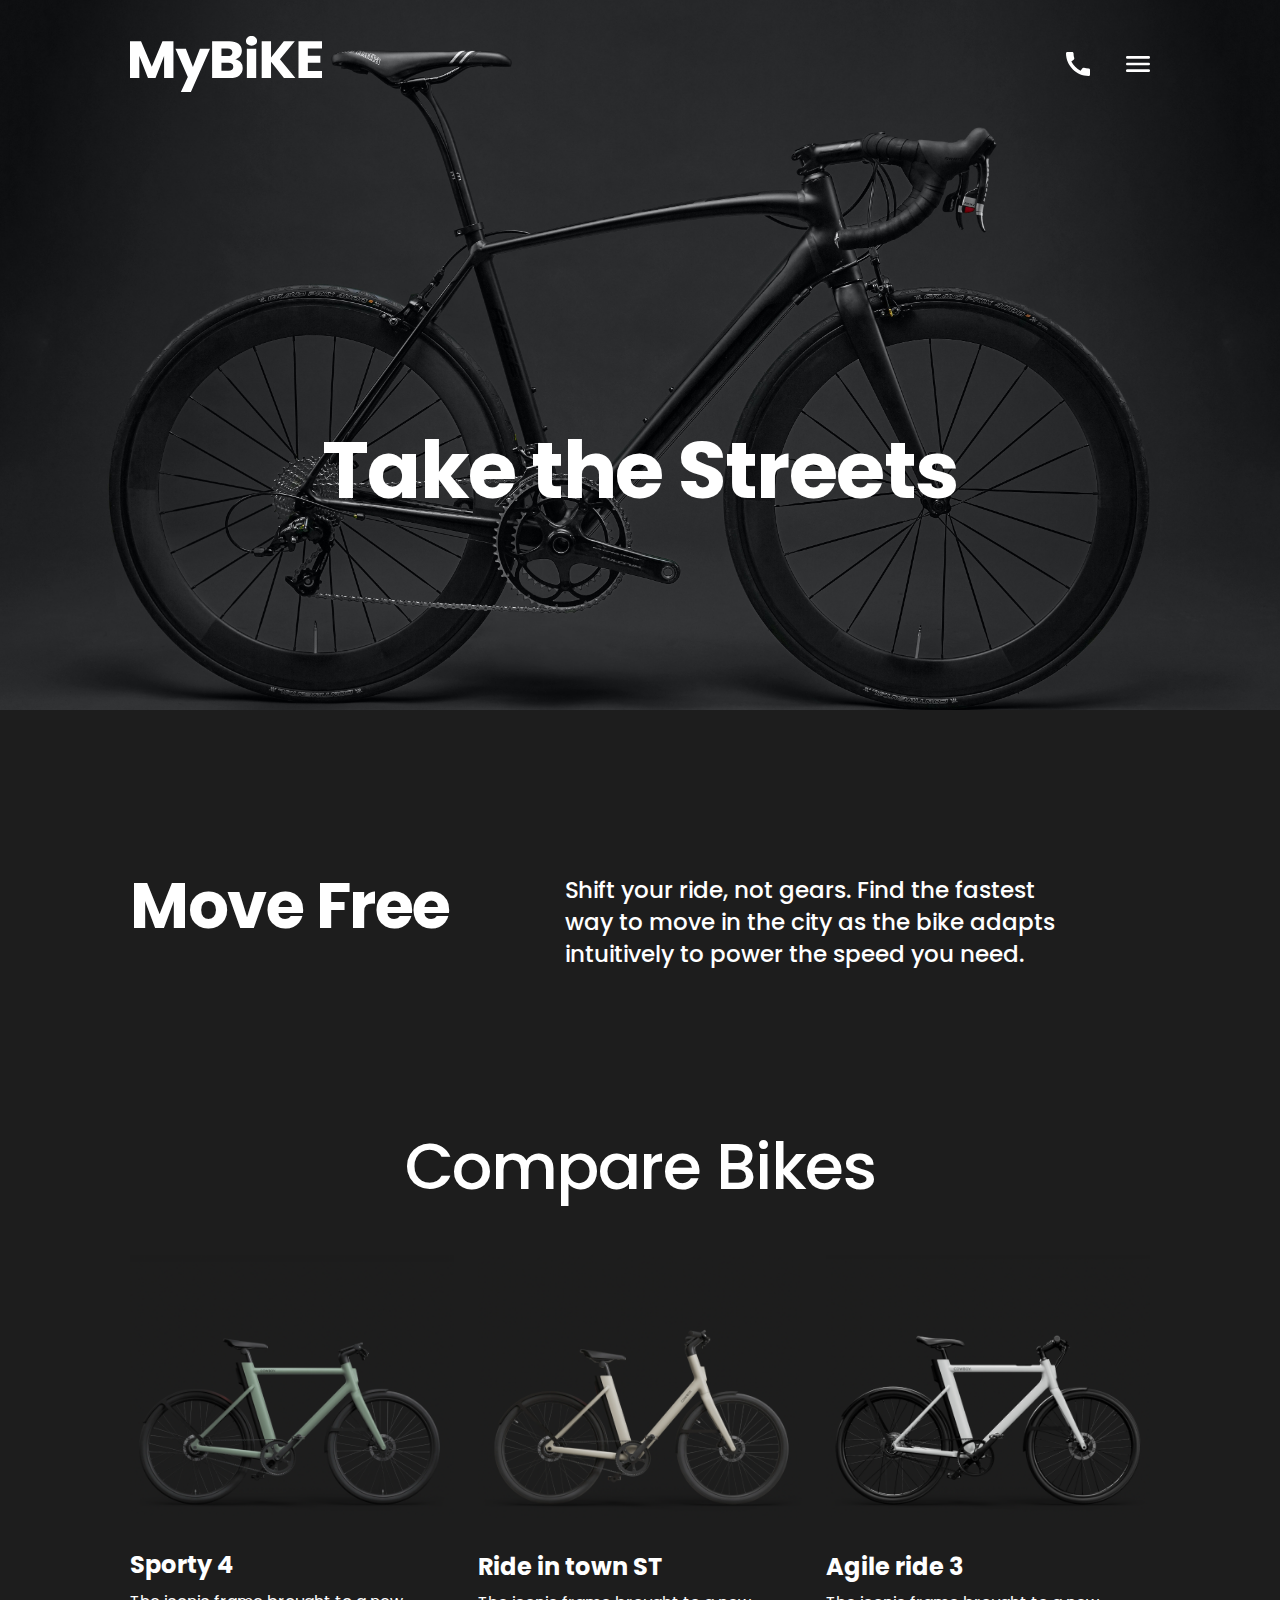
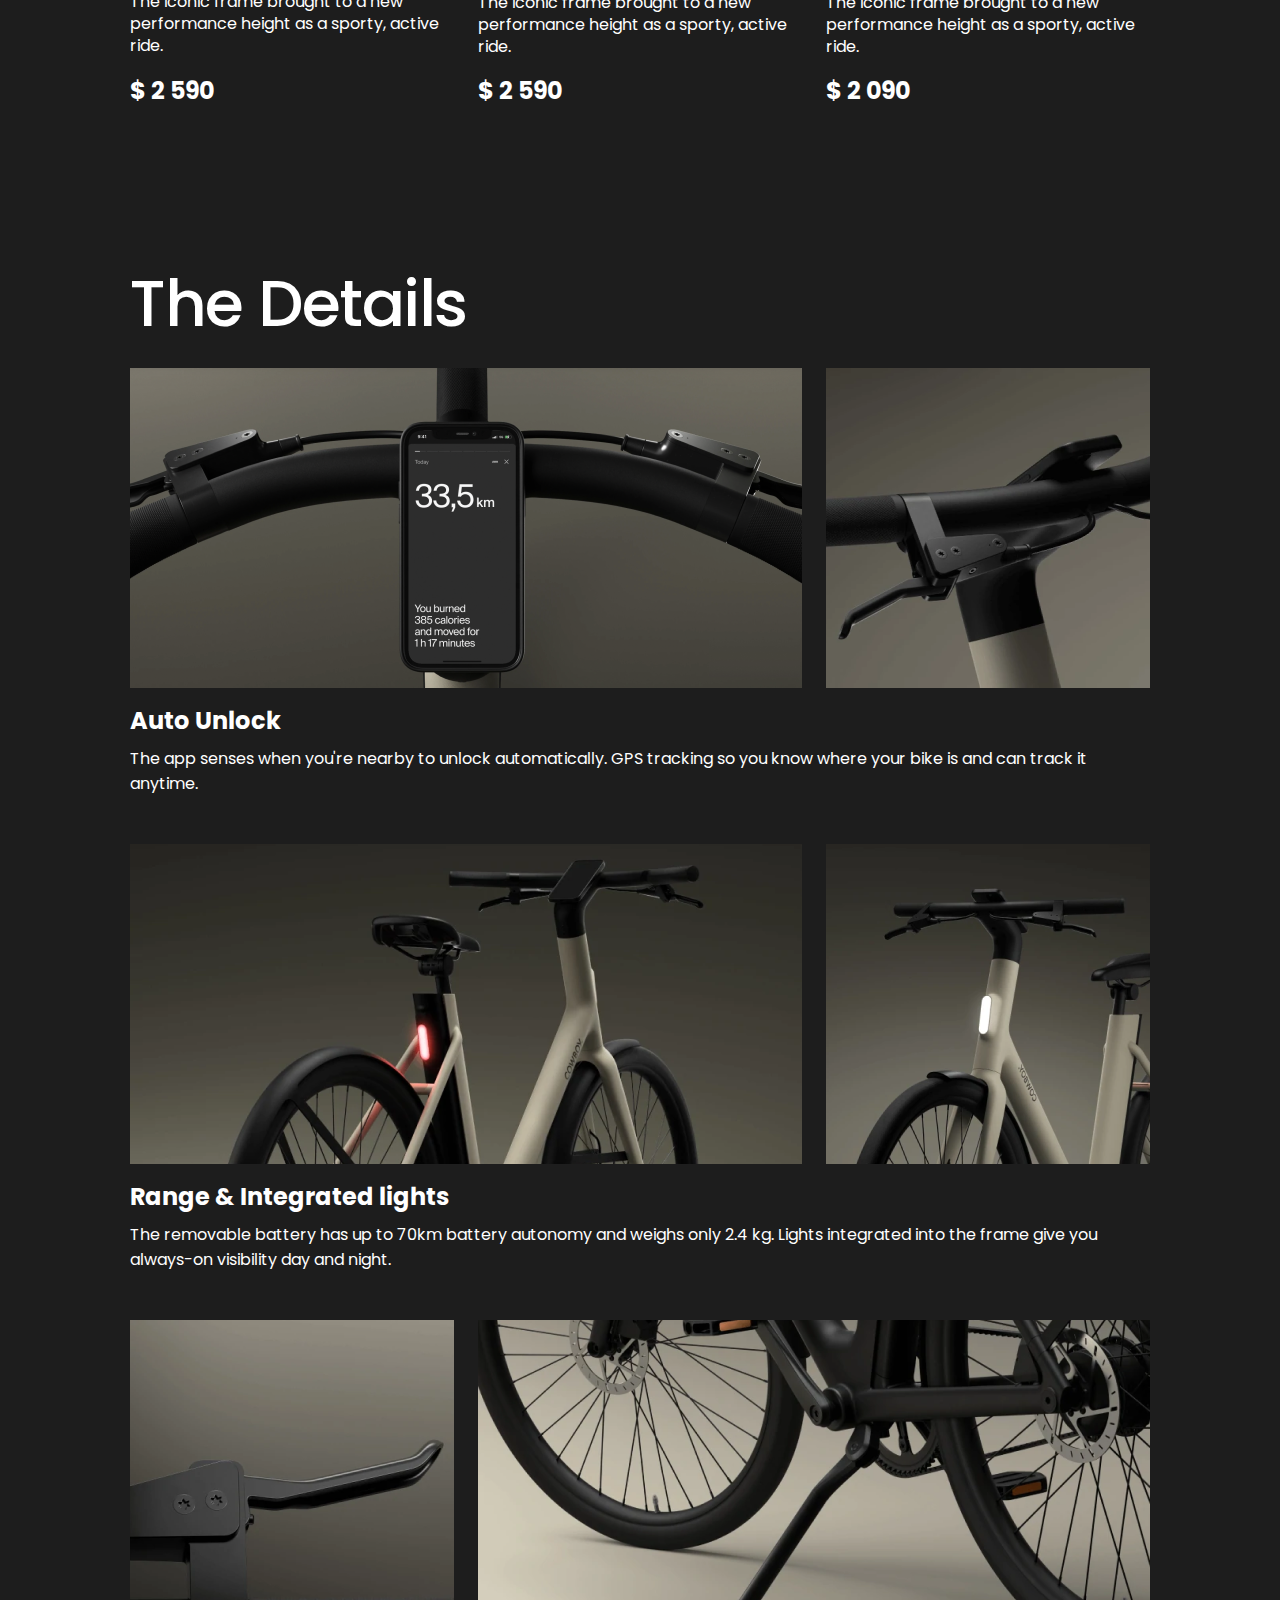
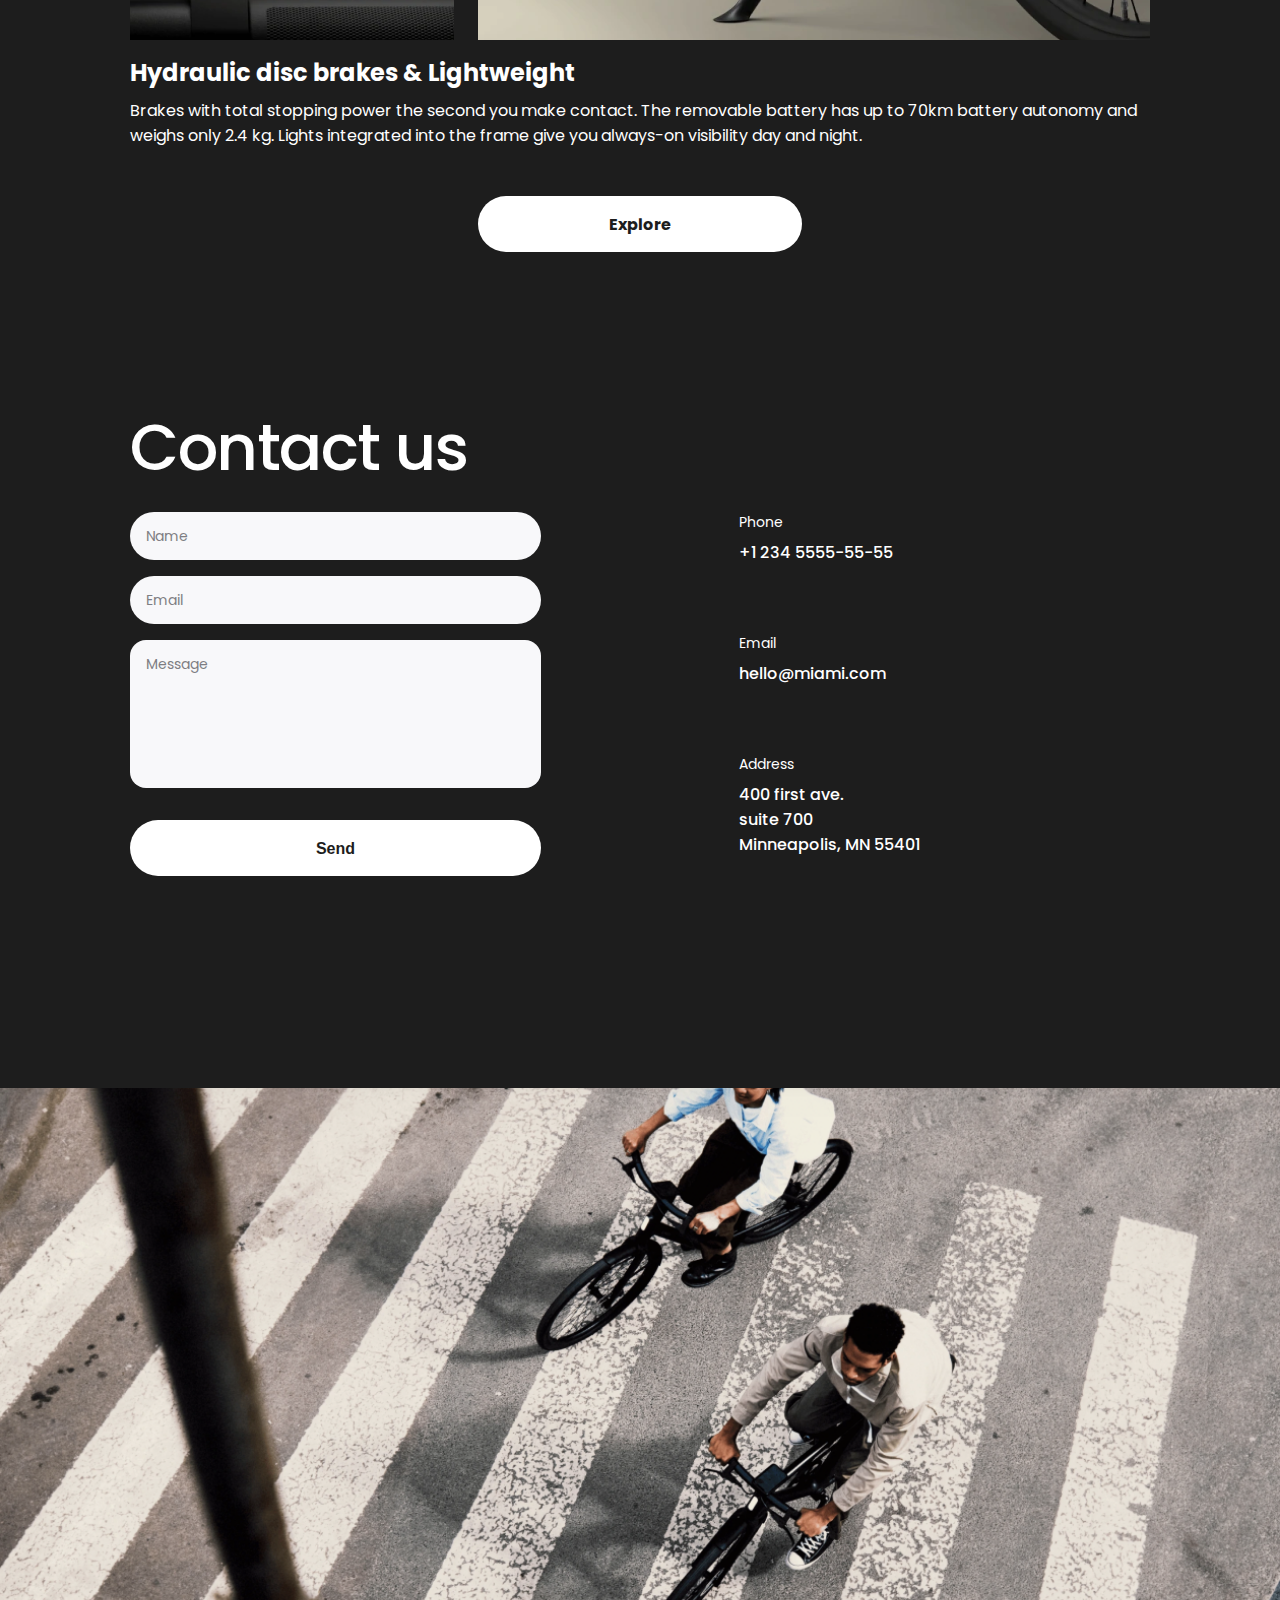
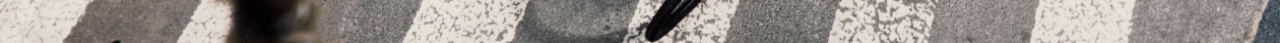
<file: index.html>
<!DOCTYPE html><html lang="en" class="page"><head><meta charset="utf-8"><meta name="viewport" content="width=device-width, initial-scale=1.0"><title>MyBiKE</title><link rel="icon" type="image/x-icon" href="favicon.2bd4520d.svg"><link rel="stylesheet" href="index.a0325d55.css"><link rel="preconnect" href="https://fonts.googleapis.com"><link rel="preconnect" href="https://fonts.gstatic.com"><link href="https://fonts.googleapis.com/css2?family=Poppins:wght@400;500;600;700&display=swap" rel="stylesheet"><script src="index.3e37c865.js" defer></script></head><body class="page__body"> <header class="header page__section"> <div class="container"> <div class="header__content"> <div class="top-action"> <a href="#" class="logo"> <img class="logo__image" src="Logo.96647d85.svg" alt="My bike"> </a> <a href="tel:+12345555555" class="icon icon--phone"> <div class="icon__tooltip"> +1 234 555-55-55 </div> </a> <a href="#menu" class="icon icon--menu"> </a> </div> <h1 class="header__title"> Take the Streets </h1> </div> </div> </header> <nav class="menu page__body--with-menu page__menu" id="menu"> <div class="container"> <div class="menu__content"> <div class="menu__action top-action"> <a href="#" class="logo"> <img class="logo__image" src="MyBiKEForMenu.7b7ab7cc.png" alt="My bike"> </a> <a href="#" class="icon icon--close"></a> </div> <ul class="menu__list"> <li class="menu__item"> <a href="#" class="menu__link">Home</a> </li> <li class="menu__item"> <a href="#about-us" class="menu__link">About us</a> </li> <li class="menu__item"> <a href="#compare-bikes" class="menu__link">Compare bikes</a> </li> <li class="menu__item"> <a href="#details" class="menu__link">Details</a> </li> <li class="menu__item"> <a href="#contacts" class="menu__link">Contacts</a> </li> </ul> <a href="tel:+123455555555" class="menu__call menu__call--phone"> +1 234 5555-55-55 </a> <a href="tel:+123455555555" class="menu__call menu__call--action"> Book a test ride </a> </div> </div> </nav> <main> <section class="about page__section" id="about-us"> <div class="container"> <div class="grid grid--desktop"> <div class="grid__item grid__item--1-3--tablet grid__item--1-5--desktop"> <h2 class="about__title"> Move Free </h2> </div> <div class="grid__item grid__item--4-6--tablet grid__item--6-11--desktop"> <p class="about__p"> Shift your ride, not gears. Find the fastest way to move in the city as the bike adapts intuitively to power the speed you need. </p> </div> </div> </div> </section> <section class="bike page__section" id="compare-bikes"> <div class="container"> <h2 class="bike__title"> Compare Bikes </h2> <div class="grid grid--tablet"> <div class="grid__item"> <img class="bike__image" src="bike1.b7103f61.png" alt="Sporty 4"> <h3 class="bike__subtitle">Sporty 4</h3> <p class="bike__text">The iconic frame brought to a new performance height as a sporty, active ride.</p> <p class="bike__price">$ 2 590</p> </div> <div class="grid__item"> <img class="bike__image" src="bike2.fdf496a6.png" alt="Sporty 4"> <h3 class="bike__subtitle">Ride in town ST</h3> <p class="bike__text">The iconic frame brought to a new performance height as a sporty, active ride.</p> <p class="bike__price">$ 2 590</p> </div> <div class="grid__item"> <img class="bike__image" src="bike3.4cf25f44.png" alt="Sporty 4"> <h3 class="bike__subtitle">Agile ride 3</h3> <p class="bike__text">The iconic frame brought to a new performance height as a sporty, active ride.</p> <p class="bike__price">$ 2 090</p> </div> </div> </div> </section> <section class="page__section" id="details"> <div class="container"> <h2 class="page__section-title"> The Details </h2> <div class="details"> <div class="details__photos"> <div class="grid"> <div class="grid__item grid__item--1-4--tablet grid__item--1-8--desktop"> <div class="details__photo-container"> <img class="details__photo" src="p1.6de24912.png" alt="bike 1"> </div> </div> <div class="grid__item grid__item--5-6--tablet grid__item--9-12--desktop"> <div class="details__photo-container"> <img class="details__photo" src="p2.d416be70.png" alt="bike 1"> </div> </div> </div> </div> <div class="details__description"> <h3 class="details__subtitle">Auto Unlock</h3> <span class="details__text">The app senses when you're nearby to unlock automatically. GPS tracking so you know where your bike is and can track it anytime.</span> </div> </div> <div class="details"> <div class="details__photos"> <div class="grid"> <div class="grid__item grid__item--1-4--tablet grid__item--1-8--desktop"> <div class="details__photo-container"> <img class="details__photo" src="p3.753a9923.png" alt="bike 1"> </div> </div> <div class="grid__item grid__item--5-6--tablet grid__item--9-12--desktop"> <div class="details__photo-container"> <img class="details__photo" src="p4.33a6419a.png" alt="bike 1"> </div> </div> </div> </div> <div class="details__description"> <h3 class="details__subtitle">Range & Integrated lights</h3> <span class="details__text">The removable battery has up to 70km battery autonomy and weighs only 2.4 kg. Lights integrated into the frame give you always-on visibility day and night.</span> </div> </div> <div class="details"> <div class="details__photos"> <div class="grid"> <div class="grid__item grid__item--1-2--tablet grid__item--1-4--desktop"> <div class="details__photo-container"> <img class="details__photo" src="p5.fbe07f48.png" alt="bike 1"> </div> </div> <div class="grid__item grid__item--3-6--tablet grid__item--5-12--desktop"> <div class="details__photo-container"> <img class="details__photo" src="p6.0ebc4f23.png" alt="bike 1"> </div> </div> </div> </div> <div class="details__description"> <h3 class="details__subtitle">Hydraulic disc brakes & Lightweight</h3> <span class="details__text">Brakes with total stopping power the second you make contact. The removable battery has up to 70km battery autonomy and weighs only 2.4 kg. Lights integrated into the frame give you always-on visibility day and night.</span> </div> </div> <div class="grid grid--desktop"> <div class="grid__item grid__item--2-5--tablet grid__item--5-8--desktop"> <a href="#" class="button">Explore</a> </div> </div> </div> </section> <section class="contact page__section" id="contacts"> <div class="container"> <h2 class="page__section-title"> Contact us </h2> <div class="grid grid--desktop"> <div class="grid__item grid__item--1-3--tablet grid__item--1-5--desktop"> <form class="contact--mb" id="myForm"> <input required name="name" type="text" placeholder="Name" class="contact__input form-field"> <input required name="email" type="email" placeholder="Email" class="contact__input form-field"> <textarea required name="message" placeholder="Message" class="contact__input--last form-field form-field--text"></textarea> <button id="myAnchor" class="button button--primary"> Send </button> </form> </div> <div class="grid__item grid__item--4-5--tablet grid__item--8-10--desktop"> <div class="contact__info"> <div class="contact__info-title"> Phone </div> <a href="tel:+123455555555" class="contact__info-link"> +1 234 5555-55-55 </a> </div> <div class="contact__info"> <div class="contact__info-title"> Email </div> <a href="mailto:hello@miami.com" class="contact__info-link"> hello@miami.com </a> </div> <div class="contact__info"> <div class="contact__info-title"> Address </div> <a target="_blank" href="https://goo.gl/maps/ax9ubtrB4Ty51LfD7" class="contact__info-link"> 400 first ave. <br> suite 700 <br> Minneapolis, MN 55401 </a> </div> </div> </div> </div> </section> </main> <footer class="footer"> </footer> </body></html>
</file>
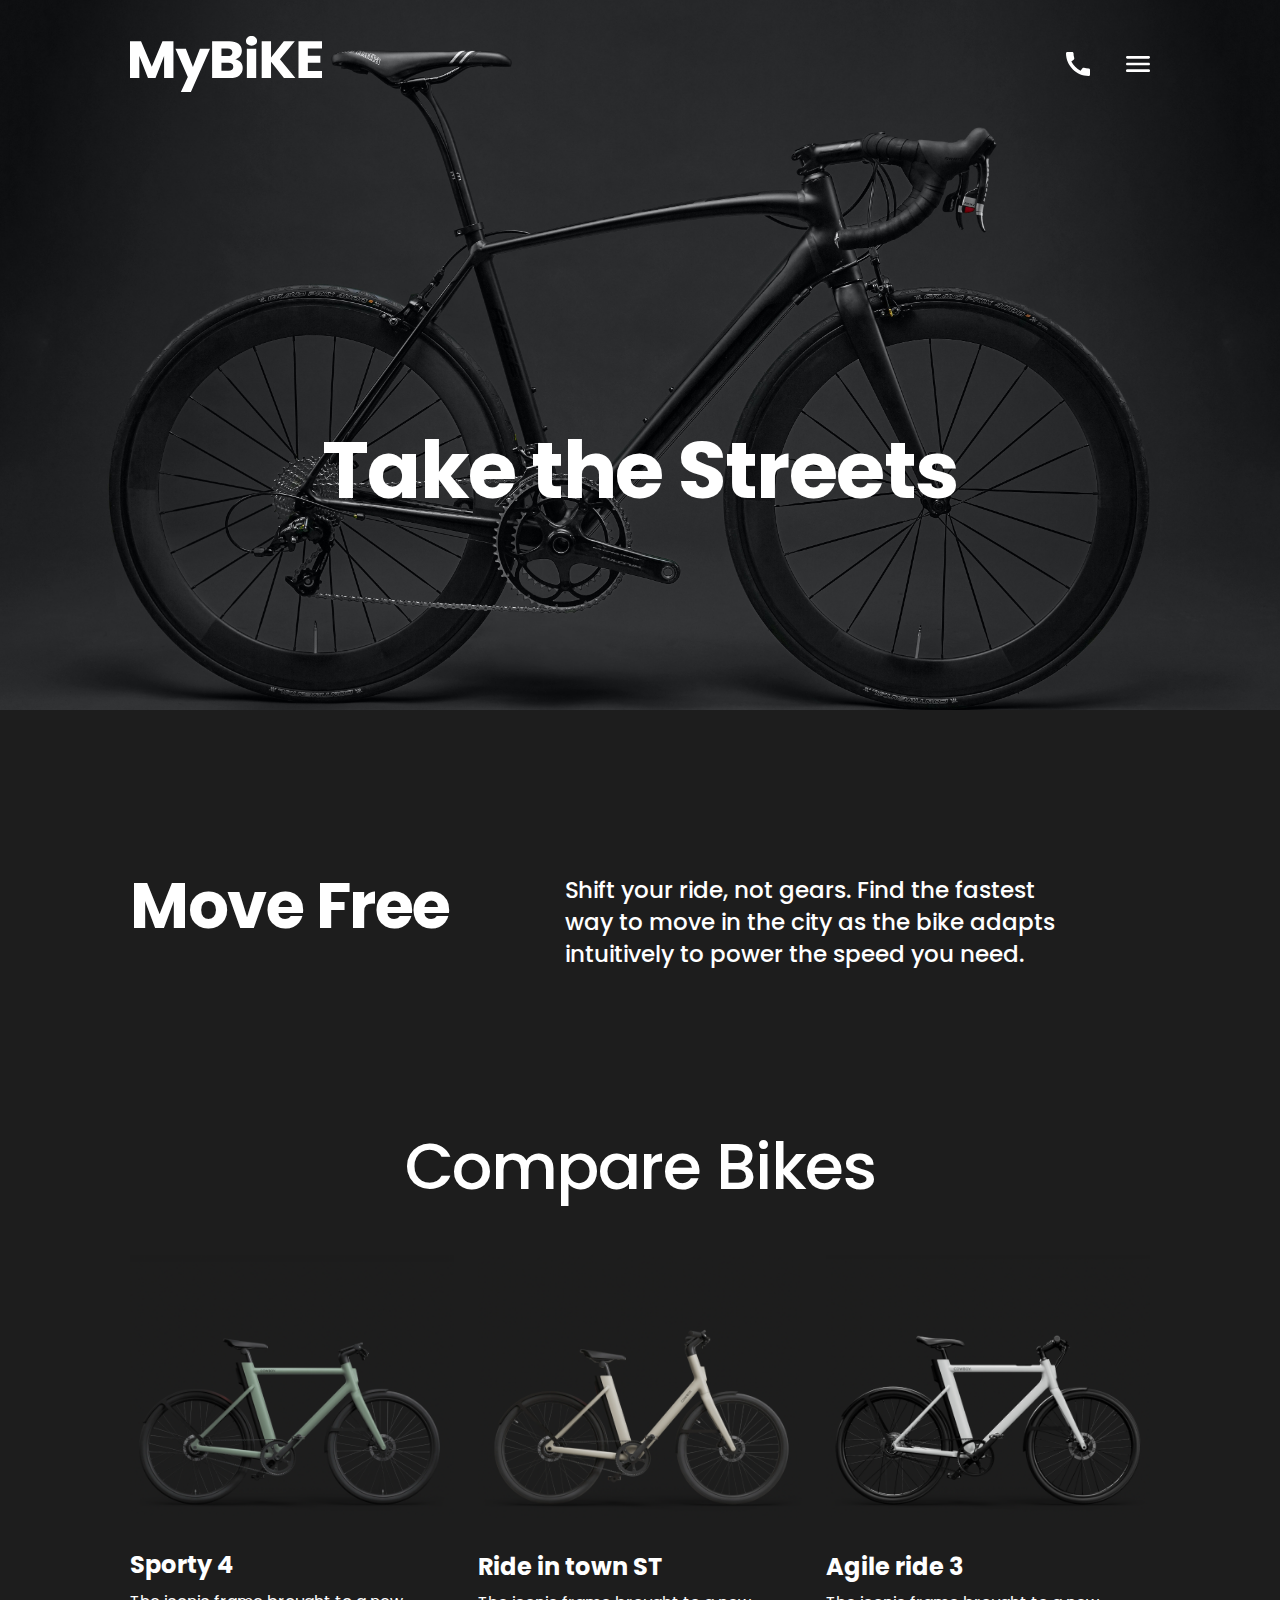
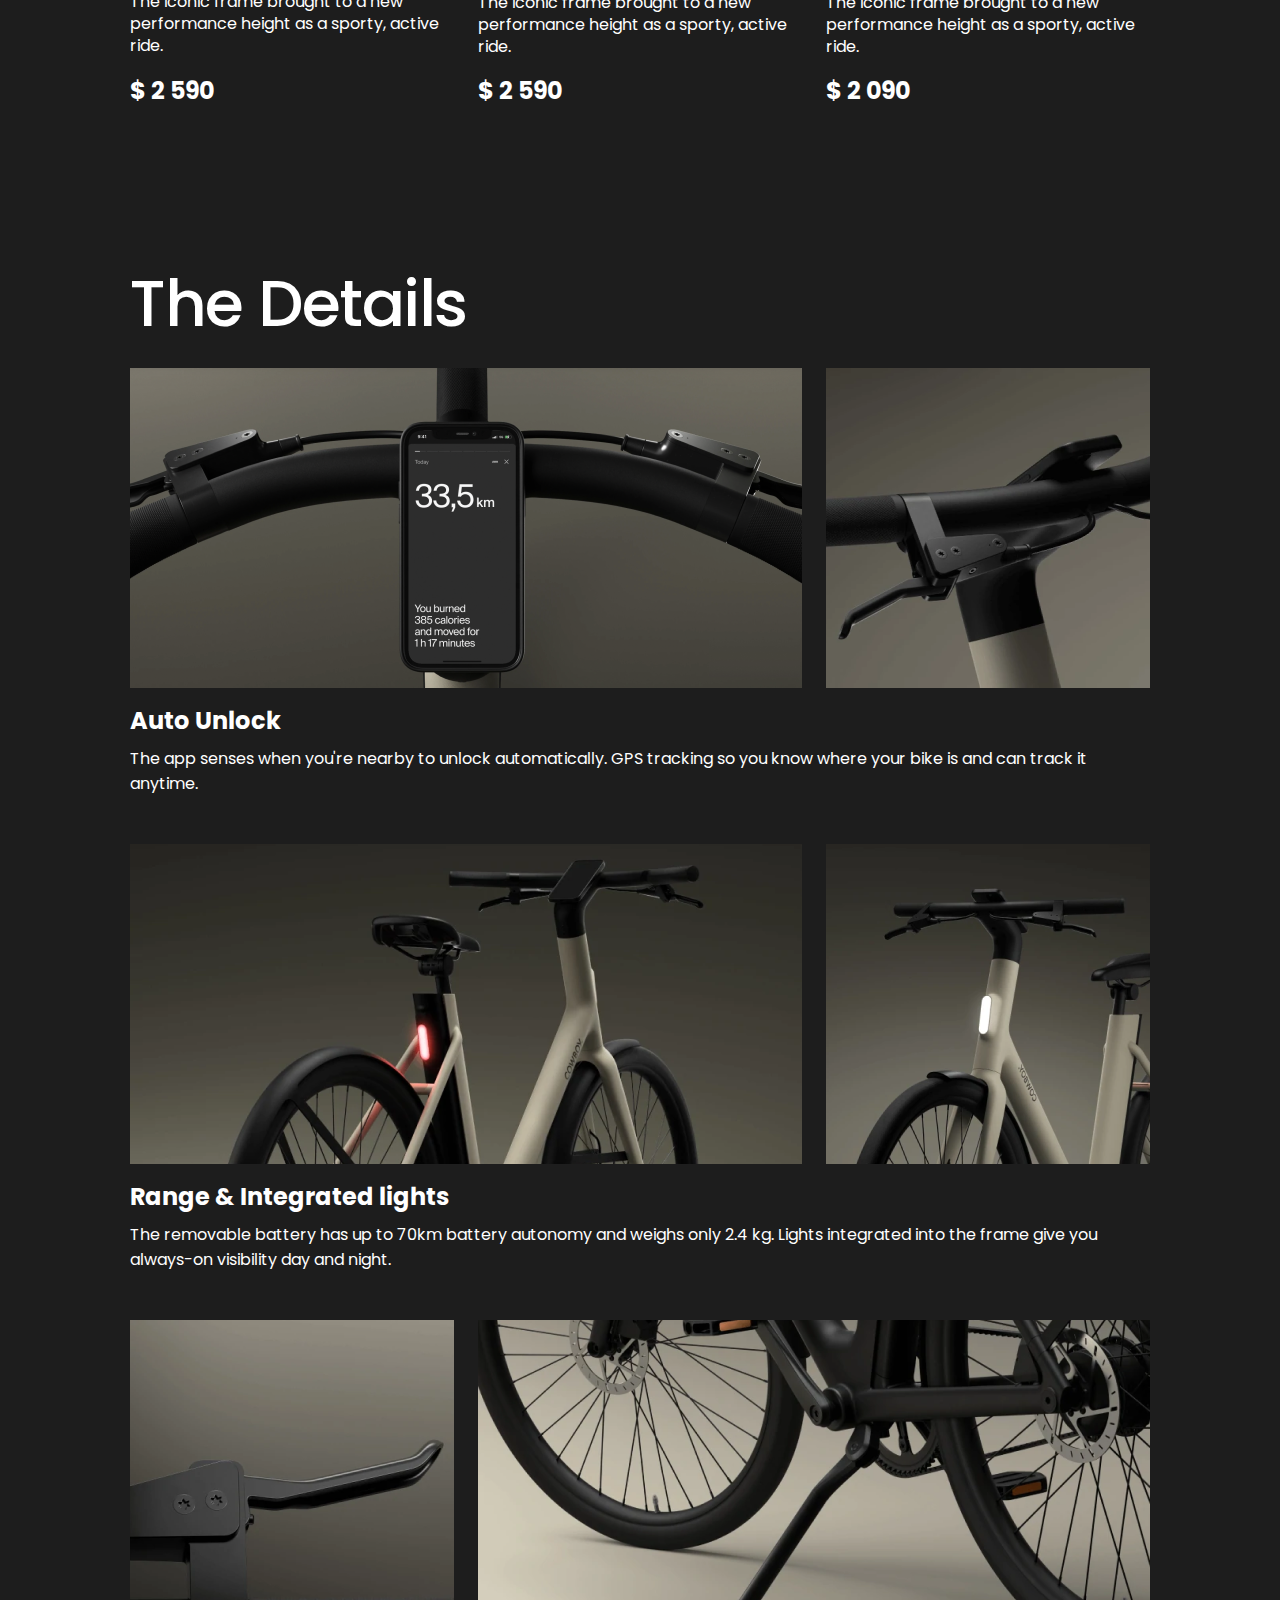
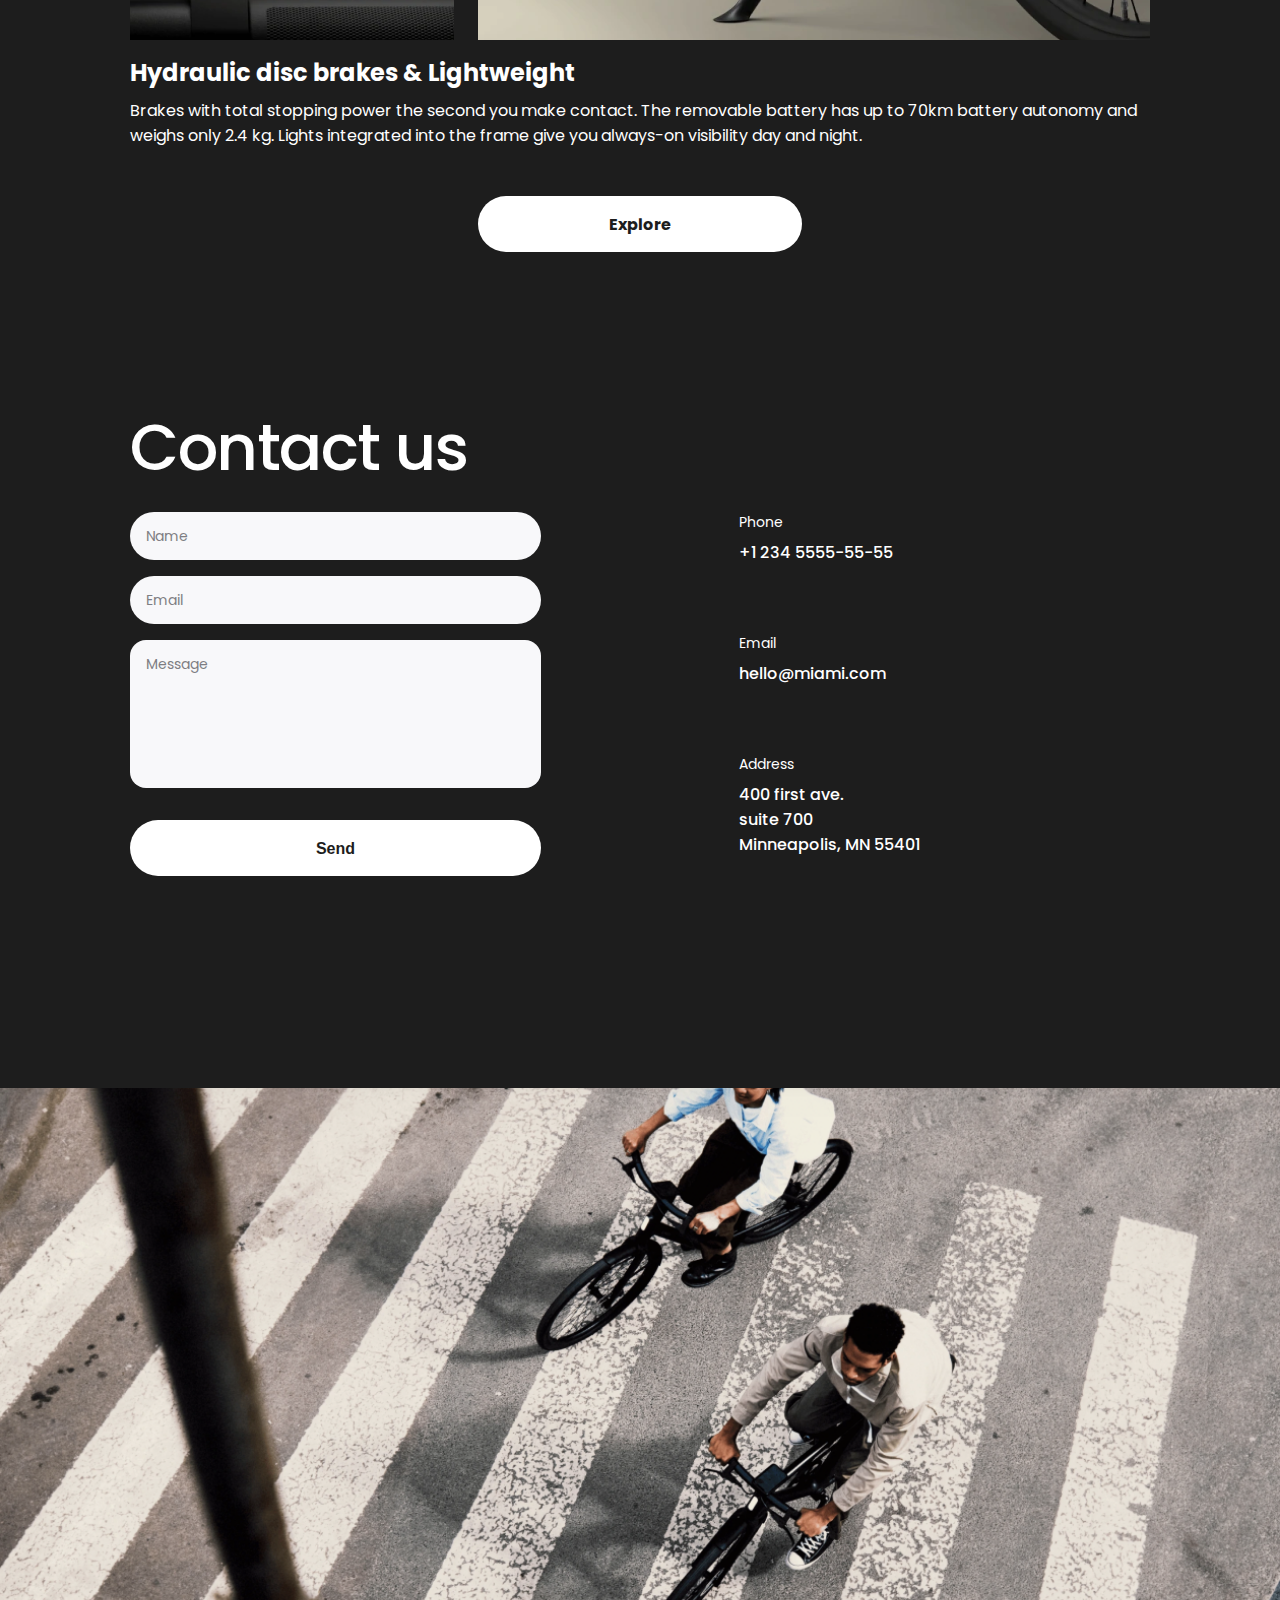
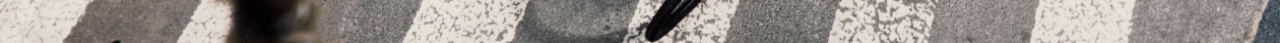
<file: src/index.html>
<!DOCTYPE html>
<html lang="en" class="page">
  <head>
    <meta charset="UTF-8">
    <meta name="viewport" content="width=device-width, initial-scale=1.0">
    <title>MyBiKE</title>
    <link
      rel="icon"
      type="image/x-icon"
      href="images/favicon.svg"
    >
    <link rel="stylesheet" href="./styles/main.css">
    <link rel="preconnect" href="https://fonts.googleapis.com">
    <link rel="preconnect" href="https://fonts.gstatic.com">
    <link href="https://fonts.googleapis.com/css2?family=Poppins:wght@400;500;600;700&display=swap" rel="stylesheet">
    <script src="scripts/main.js" defer></script>
  </head>
  <body class="page__body">
    <header class="header page__section">
      <div class="container">
        <div class="header__content">
          <div class="top-action">
            <a href="#" class="logo">
              <img
                class="logo__image"
                src="images/Logo.svg"
                alt="My bike"
              >
            </a>

            <a
              href="tel:+12345555555"
              class="icon icon--phone"
            >
              <div class="icon__tooltip">
                +1 234 555-55-55
              </div>
            </a>

            <a
              href="#menu"
              class="icon icon--menu"
            >
            </a>
          </div>

          <h1 class="header__title">
            Take the Streets
          </h1>
        </div>
      </div>

    </header>

    <nav class="page__menu page__body--with-menu menu" id="menu">
      <div class="container">
        <div class="menu__content">
          <div class="top-action menu__action">
            <a href="#" class="logo">
              <img
                class="logo__image"
                src="images/MyBiKEForMenu.png"
                alt="My bike"
              >
            </a>

            <a href="#" class="icon icon--close"></a>
          </div>

          <ul class="menu__list">
            <li class="menu__item">
              <a href="#" class="menu__link">Home</a>
            </li>
            <li class="menu__item">
              <a href="#about-us" class="menu__link">About us</a>
            </li>
            <li class="menu__item">
              <a href="#compare-bikes" class="menu__link">Compare bikes</a>
            </li>
            <li class="menu__item">
              <a href="#details" class="menu__link">Details</a>
            </li>
            <li class="menu__item">
              <a href="#contacts" class="menu__link">Contacts</a>
            </li>
          </ul>

          <a
            href="tel:+123455555555"
            class="menu__call menu__call--phone"
          >
            +1 234 5555-55-55
          </a>

          <a
            href="tel:+123455555555"
            class="menu__call menu__call--action"
          >
            Book a test ride
          </a>

        </div>
      </div>
    </nav>

    <main>
      <section class="page__section about" id="about-us">
        <div class="container">
          <div class="grid grid--desktop">
            <div class="grid__item grid__item--1-3--tablet grid__item--1-5--desktop">
              <h2 class="about__title">
                Move Free
              </h2>
            </div>

            <div class="grid__item
              grid__item--4-6--tablet
              grid__item--6-11--desktop">
              <p class="about__p">
                Shift your ride, not gears. Find the fastest way to move in the city as the bike adapts intuitively to power the speed you need.
              </p>
            </div>
          </div>
        </div>
      </section>

      <section class="page__section bike" id="compare-bikes">
        <div class="container">
          <h2 class="bike__title">
            Compare Bikes
          </h2>
          <div class="grid grid--tablet">
            <div class="grid__item">
              <img
                class="bike__image"
                src="images/bike1.png"
                alt="Sporty 4"
              >
              <h3 class="bike__subtitle">Sporty 4</h3>
              <p class="bike__text">The iconic frame brought to a new performance height as a sporty, active ride.</p>
              <p class="bike__price">$ 2 590</p>
            </div>

            <div class="grid__item">
              <img
                class="bike__image"
                src="images/bike2.png"
                alt="Sporty 4"
              >
              <h3 class="bike__subtitle">Ride in town ST</h3>
              <p class="bike__text">The iconic frame brought to a new performance height as a sporty, active ride.</p>
              <p class="bike__price">$ 2 590</p>
            </div>

            <div class="grid__item">
              <img
                class="bike__image"
                src="images/bike3.png"
                alt="Sporty 4"
              >
              <h3 class="bike__subtitle">Agile ride 3</h3>
              <p class="bike__text">The iconic frame brought to a new performance height as a sporty, active ride.</p>
              <p class="bike__price">$ 2 090</p>
            </div>
          </div>

        </div>
      </section>

      <section class="page__section" id="details">
        <div class="container">
          <h2 class="page__section-title">
            The Details
          </h2>

          <div class="details">
            <div class="details__photos">
              <div class="grid">
                <div class="grid__item grid__item--1-4--tablet grid__item--1-8--desktop">
                  <div class="details__photo-container">
                    <img
                      class="details__photo"
                      src="./images/p1.png"
                      alt="bike 1"
                    >
                  </div>
                </div>
                <div class="grid__item grid__item--5-6--tablet grid__item--9-12--desktop">
                  <div class="details__photo-container">
                    <img
                      class="details__photo"
                      src="./images/p2.png"
                      alt="bike 1"
                    >
                  </div>
                </div>
              </div>
            </div>

            <div class="details__description">
              <h3 class="details__subtitle">Auto Unlock</h3>
              <span class="details__text">The app senses when you're nearby to unlock automatically. GPS tracking so you know where your bike is and can track it anytime.</span>
            </div>
          </div>

          <div class="details">
            <div class="details__photos">
              <div class="grid">
                <div class="grid__item grid__item--1-4--tablet grid__item--1-8--desktop">
                  <div class="details__photo-container">
                    <img
                      class="details__photo"
                      src="./images/p3.png"
                      alt="bike 1"
                    >
                  </div>
                </div>
                <div class="grid__item grid__item--5-6--tablet grid__item--9-12--desktop">
                  <div class="details__photo-container">
                    <img
                      class="details__photo"
                      src="./images/p4.png"
                      alt="bike 1"
                    >
                  </div>
                </div>
              </div>
            </div>

            <div class="details__description">
              <h3 class="details__subtitle">Range & Integrated lights</h3>
              <span class="details__text">The removable battery has up to 70km battery autonomy and weighs only 2.4 kg. Lights integrated into the frame give you always-on visibility day and night.</span>
            </div>
          </div>

          <div class="details">
            <div class="details__photos">
              <div class="grid">
                <div class="grid__item grid__item--1-2--tablet grid__item--1-4--desktop">
                  <div class="details__photo-container">
                    <img
                      class="details__photo"
                      src="./images/p5.png"
                      alt="bike 1"
                    >
                  </div>
                </div>
                <div class="grid__item grid__item--3-6--tablet grid__item--5-12--desktop">
                  <div class="details__photo-container">
                    <img
                      class="details__photo"
                      src="./images/p6.png"
                      alt="bike 1"
                    >
                  </div>
                </div>
              </div>
            </div>

            <div class="details__description">
              <h3 class="details__subtitle">Hydraulic disc brakes & Lightweight</h3>
              <span class="details__text">Brakes with total stopping power the second you make contact. The removable battery has up to 70km battery autonomy and weighs only 2.4 kg. Lights integrated into the frame give you always-on visibility day and night.</span>
            </div>
          </div>

          <div class="grid grid--desktop">
            <div class="grid__item grid__item--2-5--tablet grid__item--5-8--desktop">
              <a href="#" class="button">Explore</a>
            </div>
          </div>
        </div>
      </section>

      <section class="page__section contact" id="contacts">
        <div class="container">
          <h2 class="page__section-title">
            Contact us
          </h2>

          <div class="grid grid--desktop">
            <div class="grid__item grid__item--1-3--tablet grid__item--1-5--desktop">
              <form class="contact--mb" id="myForm">
                <input
                  required
                  name="name"
                  type="text"
                  placeholder="Name"
                  class="form-field contact__input"
                >
                <input
                  required
                  name="email"
                  type="email"
                  placeholder="Email"
                  class="form-field contact__input"
                >
                <textarea
                  required
                  name="message"
                  placeholder="Message"
                  class="form-field form-field--text contact__input--last"
                ></textarea>

                <button
                  id="myAnchor"
                  class="button button--primary"
                >
                  Send
                </button>
              </form>
            </div>

            <div class="grid__item grid__item--4-5--tablet grid__item--8-10--desktop">
              <div class="contact__info">
                <div class="contact__info-title">
                  Phone
                </div>

                <a
                  href="tel:+123455555555"
                  class="contact__info-link"
                >
                  +1 234 5555-55-55
                </a>
              </div>

              <div class="contact__info">
                <div class="contact__info-title">
                  Email
                </div>

                <a
                  href="mailto:hello@miami.com"
                  class="contact__info-link"
                >
                  hello@miami.com
                </a>
              </div>

              <div class="contact__info">
                <div class="contact__info-title">
                  Address
                </div>

                <a
                  target="_blank"
                  href="https://goo.gl/maps/ax9ubtrB4Ty51LfD7"
                  class="contact__info-link"
                >
                  400 first ave.
                  <br>
                  suite 700
                  <br>
                  Minneapolis, MN 55401
                </a>
              </div>
            </div>
          </div>
        </div>
      </section>
    </main>

    <footer class="footer">
    </footer>
  </body>
</html>
</file>
<file: index.a0325d55.css>
.footer,.header,.icon{background-position:50%;background-repeat:no-repeat;background-size:cover}.contact__title,.details__title,.bike__title,.page__section-title{letter-spacing:-1.5px;font-size:32px;font-weight:500;line-height:32px}@media (min-width:744px){.contact__title,.details__title,.bike__title,.page__section-title{font-size:48px;line-height:48px}}@media (min-width:1260px){.contact__title,.details__title,.bike__title,.page__section-title{font-size:64px;line-height:64px}}.details__subtitle,.bike__price,.bike__subtitle{font-size:24px;line-height:34px}h1,h2,h3,p{margin:0}.page{color:#fff;scroll-behavior:smooth;background-color:#1d1d1d;font-family:Poppins,sans-serif;font-weight:700}.page__body{margin:0}.page__body--with-menu{overflow:hidden}.page__menu{transition:transform .3s;position:fixed;top:0;left:0;right:0;transform:translate(-100%)}.page__menu:target{transform:translate(0)}.page__section{margin-bottom:92px}@media (min-width:744px){.page__section{margin-bottom:132px}}@media (min-width:1260px){.page__section{margin-bottom:164px}}.page__section-title{margin-bottom:32px}.logo{display:-ms-inline-flexbox;display:inline-flex}.logo__image{height:38px}@media (min-width:1260px){.logo__image{height:56px}}.container{max-width:320px;margin:0 auto;padding:0 20px}@media (min-width:744px){.container{max-width:600px}}@media (min-width:1260px){.container{max-width:1020px;padding:0 40px}}.icon{width:100%;padding-bottom:100%;text-decoration:none;display:block;position:relative}.icon__tooltip{color:#fff;font-style:12px;letter-spacing:2px;opacity:0;pointer-events:none;width:-webkit-max-content;width:max-content;padding-right:12px;line-height:12px;transition:all .5s;display:block;position:absolute;top:50%;right:100%;transform:translateY(-50%)}.icon:hover .icon__tooltip{opacity:1;pointer-events:all}.icon:hover .icon__tooltip:hover{color:#000}.icon--menu{background-image:url(menu.3b0bcde6.svg);background-size:100%;transition:background-image .3s}.icon--menu:hover{background-image:url(menu_hover.7722ce86.svg)}.icon--phone{background-image:url(phone.bc713610.svg)}.icon--close{background-image:url(Vector.01957458.svg)}.top-action{--icon-width:24px;--header-column-gap:30px;grid-template-columns:1fr var(--icon-width)var(--icon-width);grid-column-gap:var(--header-column-gap);-ms-flex-align:center;align-items:center;display:grid}@media (min-width:1260px){.top-action{--header-column-gap:36px}}.header{background-image:url(Cover_photo.cb255b8a.jpg)}.header__content{box-sizing:border-box;-ms-flex-direction:column;flex-direction:column;-ms-flex-pack:justify;justify-content:space-between;height:100vh;padding:29px 0 90px;display:-ms-flexbox;display:flex}@media (min-width:744px){.header__content{padding:36px 0 130px}}@media (min-width:1260px){.header__content{max-height:710px;padding:36px 0 200px}}.header__title{letter-spacing:-1.5px;margin:0 auto;font-size:36px;font-weight:700;line-height:36px}@media (min-width:744px){.header__title{font-size:64px;line-height:64px}}@media (min-width:1260px){.header__title{font-size:80px;line-height:80px}}.menu{background-color:#e5e5e5}.menu__content{box-sizing:border-box;text-transform:uppercase;height:100vh;padding:29px 0}@media (min-width:1260px){.menu__content{padding:36px 0}}.menu__action{grid-template-columns:1fr var(--icon-width);margin-bottom:40px}.menu__list{margin:0 0 40px;padding:0;list-style:none}.menu__item:not(:last-child){margin-bottom:24px}.menu__link{color:#1d1d1d;letter-spacing:2px;border-bottom:1px solid transparent;padding-bottom:8px;font-size:22px;line-height:22px;text-decoration:none;transition:border-color .4s;display:inline-block}.menu__link:hover{border-color:#1d1d1d}.menu__call{color:#1d1d1d;width:-webkit-max-content;width:max-content;text-decoration:none;display:block}.menu__call--phone{border-bottom:1px solid transparent;margin-bottom:16px;font-size:16px;line-height:27px}.menu__call--phone:hover{border-color:#1d1d1d}.menu__call--action{letter-spacing:2px;border-bottom:1px solid #1d1d1d;padding-bottom:8px;font-size:12px;line-height:16px}.footer{background-image:url(footer.44bd9ffb.png);height:200px}@media (min-width:744px){.footer{height:480px}}@media (min-width:1260px){.footer{height:555px}}.grid{grid-template-columns:repeat(2,1fr);column-gap:20px;display:grid}@media (min-width:744px){.grid{grid-template-columns:repeat(6,1fr);column-gap:24px}}@media (min-width:1260px){.grid{grid-template-columns:repeat(12,1fr)}}.grid--desktop{display:block}@media (min-width:744px){.grid--desktop{display:grid}}.grid--tablet{grid-template-rows:repeat(3,1fr);grid-template-columns:1fr;row-gap:40px;margin:0 auto;display:grid}@media (min-width:744px){.grid--tablet{row-gap:48px;width:392px}}@media (min-width:1260px){.grid--tablet{grid-template-rows:1fr;grid-template-columns:repeat(12,1fr);max-width:324px;margin:0}}.grid__item{display:grid}@media (min-width:744px){.grid__item--1-1--tablet{grid-column:1/2}.grid__item--1-2--tablet{grid-column:1/3}.grid__item--1-3--tablet{grid-column:1/4}.grid__item--1-4--tablet{grid-column:1/5}.grid__item--1-5--tablet{grid-column:1/6}.grid__item--1-6--tablet{grid-column:1/7}.grid__item--2-2--tablet{grid-column:2/3}.grid__item--2-3--tablet{grid-column:2/4}.grid__item--2-4--tablet{grid-column:2/5}.grid__item--2-5--tablet{grid-column:2/6}.grid__item--2-6--tablet{grid-column:2/7}.grid__item--3-3--tablet{grid-column:3/4}.grid__item--3-4--tablet{grid-column:3/5}.grid__item--3-5--tablet{grid-column:3/6}.grid__item--3-6--tablet{grid-column:3/7}.grid__item--4-4--tablet{grid-column:4/5}.grid__item--4-5--tablet{grid-column:4/6}.grid__item--4-6--tablet{grid-column:4/7}.grid__item--5-5--tablet{grid-column:5/6}.grid__item--5-6--tablet{grid-column:5/7}.grid__item--6-6--tablet{grid-column:6/7}}@media (min-width:1260px){.grid__item--1-1--desktop{grid-column:1/2}.grid__item--1-2--desktop{grid-column:1/3}.grid__item--1-3--desktop{grid-column:1/4}.grid__item--1-4--desktop{grid-column:1/5}.grid__item--1-5--desktop{grid-column:1/6}.grid__item--1-6--desktop{grid-column:1/7}.grid__item--1-7--desktop{grid-column:1/8}.grid__item--1-8--desktop{grid-column:1/9}.grid__item--1-9--desktop{grid-column:1/10}.grid__item--1-10--desktop{grid-column:1/11}.grid__item--1-11--desktop{grid-column:1/12}.grid__item--1-12--desktop{grid-column:1/13}.grid__item--2-2--desktop{grid-column:2/3}.grid__item--2-3--desktop{grid-column:2/4}.grid__item--2-4--desktop{grid-column:2/5}.grid__item--2-5--desktop{grid-column:2/6}.grid__item--2-6--desktop{grid-column:2/7}.grid__item--2-7--desktop{grid-column:2/8}.grid__item--2-8--desktop{grid-column:2/9}.grid__item--2-9--desktop{grid-column:2/10}.grid__item--2-10--desktop{grid-column:2/11}.grid__item--2-11--desktop{grid-column:2/12}.grid__item--2-12--desktop{grid-column:2/13}.grid__item--3-3--desktop{grid-column:3/4}.grid__item--3-4--desktop{grid-column:3/5}.grid__item--3-5--desktop{grid-column:3/6}.grid__item--3-6--desktop{grid-column:3/7}.grid__item--3-7--desktop{grid-column:3/8}.grid__item--3-8--desktop{grid-column:3/9}.grid__item--3-9--desktop{grid-column:3/10}.grid__item--3-10--desktop{grid-column:3/11}.grid__item--3-11--desktop{grid-column:3/12}.grid__item--3-12--desktop{grid-column:3/13}.grid__item--4-4--desktop{grid-column:4/5}.grid__item--4-5--desktop{grid-column:4/6}.grid__item--4-6--desktop{grid-column:4/7}.grid__item--4-7--desktop{grid-column:4/8}.grid__item--4-8--desktop{grid-column:4/9}.grid__item--4-9--desktop{grid-column:4/10}.grid__item--4-10--desktop{grid-column:4/11}.grid__item--4-11--desktop{grid-column:4/12}.grid__item--4-12--desktop{grid-column:4/13}.grid__item--5-5--desktop{grid-column:5/6}.grid__item--5-6--desktop{grid-column:5/7}.grid__item--5-7--desktop{grid-column:5/8}.grid__item--5-8--desktop{grid-column:5/9}.grid__item--5-9--desktop{grid-column:5/10}.grid__item--5-10--desktop{grid-column:5/11}.grid__item--5-11--desktop{grid-column:5/12}.grid__item--5-12--desktop{grid-column:5/13}.grid__item--6-6--desktop{grid-column:6/7}.grid__item--6-7--desktop{grid-column:6/8}.grid__item--6-8--desktop{grid-column:6/9}.grid__item--6-9--desktop{grid-column:6/10}.grid__item--6-10--desktop{grid-column:6/11}.grid__item--6-11--desktop{grid-column:6/12}.grid__item--6-12--desktop{grid-column:6/13}.grid__item--7-7--desktop{grid-column:7/8}.grid__item--7-8--desktop{grid-column:7/9}.grid__item--7-9--desktop{grid-column:7/10}.grid__item--7-10--desktop{grid-column:7/11}.grid__item--7-11--desktop{grid-column:7/12}.grid__item--7-12--desktop{grid-column:7/13}.grid__item--8-8--desktop{grid-column:8/9}.grid__item--8-9--desktop{grid-column:8/10}.grid__item--8-10--desktop{grid-column:8/11}.grid__item--8-11--desktop{grid-column:8/12}.grid__item--8-12--desktop{grid-column:8/13}.grid__item--9-9--desktop{grid-column:9/10}.grid__item--9-10--desktop{grid-column:9/11}.grid__item--9-11--desktop{grid-column:9/12}.grid__item--9-12--desktop{grid-column:9/13}.grid__item--10-10--desktop{grid-column:10/11}.grid__item--10-11--desktop{grid-column:10/12}.grid__item--10-12--desktop{grid-column:10/13}.grid__item--11-11--desktop{grid-column:11/12}.grid__item--11-12--desktop{grid-column:11/13}.grid__item--12-12--desktop{grid-column:12/13}}.about__title{letter-spacing:-1.5px;font-size:32px;line-height:32px}@media (min-width:744px){.about__title{font-size:48px;line-height:48px}}@media (min-width:1260px){.about__title{font-size:64px;line-height:64px}}.about__p{font-size:23px;font-weight:500;line-height:140%}.bike__title{text-align:center;margin-bottom:48px}@media (min-width:1260px){.bike__title{margin-bottom:56px}}.bike__image{max-width:280px;margin-bottom:32px;transition:transform .5s}@media (min-width:744px){.bike__image{max-width:392px}}@media (min-width:1260px){.bike__image{max-width:324px}}.bike__image:hover{transform:scale(1.2)}.bike__subtitle{margin-bottom:8px}.bike__text{margin-bottom:16px;font-size:16px;font-weight:400;line-height:22px}.details__title{text-align:center;margin-bottom:48px}@media (min-width:744px){.details__title{margin-bottom:64px}}@media (min-width:1260px){.details__title{margin-bottom:48px}}.details__photo-container{box-sizing:border-box;width:100%;max-height:320px;margin-bottom:16px;position:relative}.details__photo-container:after{content:"";padding-bottom:100%;display:block}@media (min-width:744px){.details__photo-container:after{height:187px;padding-bottom:0}}@media (min-width:1260px){.details__photo-container:after{height:320px}}.details__photo{object-fit:cover;object-position:center;width:100%;height:100%;transition:all .5s;position:absolute}.details__photo:hover{z-index:1;transform:scale(1.05);box-shadow:1px 4px 16px rgba(232,232,240,.4)}.details__description{margin-bottom:40px}@media (min-width:744px){.details__description{margin-bottom:48px}}.details__subtitle{margin-bottom:8px}.details__text{font-size:16px;font-weight:400;line-height:22px}.button{color:#1d1d1d;cursor:pointer;background-color:#fff;border-radius:40px;-ms-flex-pack:center;justify-content:center;-ms-flex-align:center;align-items:center;width:100%;height:56px;text-decoration:none;transition:all .3s;display:-ms-flexbox;display:flex}.button--primary{border:0;font-size:16px;font-weight:700;line-height:27px}.button:hover{box-shadow:1px 4px 16px rgba(232,232,240,.4)}.button:active{box-shadow:1px 4px 16px rgba(232,232,240,.64)}.contact__title{text-align:center}.contact__info{margin-bottom:24px}.contact__info-title{margin-bottom:8px;font-size:14px;font-weight:400;line-height:20px}.contact__info-link{color:#fff;font-size:16px;font-weight:500;line-height:22px;text-decoration:none;transition:all .3s}.contact__info-link:hover{color:#7e7e83}.contact__input{margin-bottom:16px}.contact__input--last{margin-bottom:32px}.contact--mb{margin-bottom:48px}.form-field{box-sizing:border-box;color:#292929;background-color:#f8f8fa;border:0;border-radius:40px;outline:none;width:100%;height:48px;padding:14px 16px;font-family:inherit;font-size:14px;line-height:20px;display:block}.form-field::placeholder{color:#7e7e83;font-size:14px;line-height:20px}.form-field::placeholder{color:#7e7e83;font-size:14px;line-height:20px}.form-field:hover{border-color:#d5d7de}.form-field--text{resize:none;border-radius:16px;height:148px;font-family:inherit}.form-field--text::-webkit-scrollbar{width:25px}.form-field--text::-webkit-scrollbar-track{background:#f1f1f1;border-radius:16px}.form-field--text::-webkit-scrollbar-thumb{background:#888;border-radius:20px}.form-field--text::-webkit-scrollbar-thumb:hover{background:#555}
/*# sourceMappingURL=index.a0325d55.css.map */
</file>
<file: src/styles/main.css>
.footer, .header, .icon {
  background-position: center;
  background-size: cover;
  background-repeat: no-repeat;
}

.contact__title, .details__title, .bike__title, .page__section-title {
  font-weight: 500;
  font-size: 32px;
  line-height: 32px;
  letter-spacing: -1.5px;
}
@media (min-width: 744px) {
  .contact__title, .details__title, .bike__title, .page__section-title {
    font-size: 48px;
    line-height: 48px;
  }
}
@media (min-width: 1260px) {
  .contact__title, .details__title, .bike__title, .page__section-title {
    font-size: 64px;
    line-height: 64px;
  }
}

.details__subtitle, .bike__price, .bike__subtitle {
  font-size: 24px;
  line-height: 34px;
}

h1,
h2,
h3,
p {
  margin: 0;
}

.page {
  font-family: "Poppins", sans-serif;
  font-weight: 700;
  color: #fff;
  scroll-behavior: smooth;
  background-color: #1d1d1d;
}
.page__body {
  margin: 0;
}
.page__body--with-menu {
  overflow: hidden;
}
.page__menu {
  position: fixed;
  top: 0;
  left: 0;
  right: 0;
  transform: translateX(-100%);
  transition: transform 0.3s;
}
.page__menu:target {
  transform: translateX(0);
}
.page__section {
  margin-bottom: 92px;
}
@media (min-width: 744px) {
  .page__section {
    margin-bottom: 132px;
  }
}
@media (min-width: 1260px) {
  .page__section {
    margin-bottom: 164px;
  }
}
.page__section-title {
  margin-bottom: 32px;
}

.logo {
  display: inline-flex;
}
.logo__image {
  height: 38px;
}
@media (min-width: 1260px) {
  .logo__image {
    height: 56px;
  }
}

.container {
  margin: 0 auto;
  max-width: 320px;
  padding: 0 20px;
}
@media (min-width: 744px) {
  .container {
    max-width: 600px;
  }
}
@media (min-width: 1260px) {
  .container {
    max-width: 1020px;
    padding: 0 40px;
  }
}

.icon {
  position: relative;
  display: block;
  width: 100%;
  padding-bottom: 100%;
  text-decoration: none;
}
.icon__tooltip {
  position: absolute;
  right: 100%;
  top: 50%;
  transform: translateY(-50%);
  display: block;
  width: max-content;
  padding-right: 12px;
  color: #fff;
  font-style: 12px;
  line-height: 12px;
  letter-spacing: 2px;
  opacity: 0;
  pointer-events: none;
  transition: all 0.5s;
}
.icon:hover .icon__tooltip {
  opacity: 1;
  pointer-events: all;
}
.icon:hover .icon__tooltip:hover {
  color: #000;
}
.icon--menu {
  background-image: url(../images/menu.svg);
  background-size: 100%;
  transition: background-image 0.3s;
}
.icon--menu:hover {
  background-image: url(../images/menu_hover.svg);
}
.icon--phone {
  background-image: url(../images/phone.svg);
}
.icon--close {
  background-image: url(../images/Vector.svg);
}

.top-action {
  --icon-width: 24px;
  --header-column-gap: 30px;
  display: grid;
  grid-template-columns: 1fr var(--icon-width) var(--icon-width);
  grid-column-gap: var(--header-column-gap);
  align-items: center;
}
@media (min-width: 1260px) {
  .top-action {
    --header-column-gap: 36px;
  }
}

.header {
  background-image: url(../images/Cover_photo.jpg);
}
.header__content {
  box-sizing: border-box;
  display: flex;
  flex-direction: column;
  justify-content: space-between;
  height: 100vh;
  padding: 29px 0 90px;
}
@media (min-width: 744px) {
  .header__content {
    padding: 36px 0 130px;
  }
}
@media (min-width: 1260px) {
  .header__content {
    max-height: 710px;
    padding: 36px 0 200px;
  }
}
.header__title {
  margin: 0 auto;
  font-weight: bold;
  font-size: 36px;
  line-height: 36px;
  letter-spacing: -1.5px;
}
@media (min-width: 744px) {
  .header__title {
    font-size: 64px;
    line-height: 64px;
  }
}
@media (min-width: 1260px) {
  .header__title {
    font-size: 80px;
    line-height: 80px;
  }
}

.menu {
  background-color: #e5e5e5;
}
.menu__content {
  box-sizing: border-box;
  height: 100vh;
  padding: 29px 0;
  text-transform: uppercase;
}
@media (min-width: 1260px) {
  .menu__content {
    padding: 36px 0;
  }
}
.menu__action {
  grid-template-columns: 1fr var(--icon-width);
  margin-bottom: 40px;
}
.menu__list {
  margin: 0 0 40px;
  padding: 0;
  list-style: none;
}
.menu__item:not(:last-child) {
  margin-bottom: 24px;
}
.menu__link {
  display: inline-block;
  padding-bottom: 8px;
  border-bottom: 1px solid transparent;
  color: #1d1d1d;
  text-decoration: none;
  font-size: 22px;
  line-height: 22px;
  letter-spacing: 2px;
  transition: border-color 0.4s;
}
.menu__link:hover {
  border-color: #1d1d1d;
}
.menu__call {
  display: block;
  width: max-content;
  color: #1d1d1d;
  text-decoration: none;
}
.menu__call--phone {
  font-size: 16px;
  line-height: 27px;
  margin-bottom: 16px;
  border-bottom: 1px solid transparent;
}
.menu__call--phone:hover {
  border-color: #1d1d1d;
}
.menu__call--action {
  padding-bottom: 8px;
  border-bottom: 1px solid #1d1d1d;
  font-size: 12px;
  line-height: 16px;
  letter-spacing: 2px;
}

.footer {
  height: 200px;
  background-image: url(../images/footer.png);
}
@media (min-width: 744px) {
  .footer {
    height: 480px;
  }
}
@media (min-width: 1260px) {
  .footer {
    height: 555px;
  }
}

.grid {
  display: grid;
  grid-template-columns: repeat(2, 1fr);
  column-gap: 20px;
}
@media (min-width: 744px) {
  .grid {
    grid-template-columns: repeat(6, 1fr);
    column-gap: 24px;
  }
}
@media (min-width: 1260px) {
  .grid {
    grid-template-columns: repeat(12, 1fr);
  }
}
.grid--desktop {
  display: block;
}
@media (min-width: 744px) {
  .grid--desktop {
    display: grid;
  }
}
.grid--tablet {
  display: grid;
  grid-template-columns: 1fr;
  grid-template-rows: repeat(3, 1fr);
  row-gap: 40px;
  margin: 0 auto;
}
@media (min-width: 744px) {
  .grid--tablet {
    width: 392px;
    row-gap: 48px;
  }
}
@media (min-width: 1260px) {
  .grid--tablet {
    grid-template-columns: repeat(12, 1fr);
    grid-template-rows: 1fr;
    max-width: 324px;
    margin: 0;
  }
}
.grid__item {
  display: grid;
}
@media (min-width: 744px) {
  .grid__item--1-1--tablet {
    grid-column: 1/2;
  }
  .grid__item--1-2--tablet {
    grid-column: 1/3;
  }
  .grid__item--1-3--tablet {
    grid-column: 1/4;
  }
  .grid__item--1-4--tablet {
    grid-column: 1/5;
  }
  .grid__item--1-5--tablet {
    grid-column: 1/6;
  }
  .grid__item--1-6--tablet {
    grid-column: 1/7;
  }
  .grid__item--2-2--tablet {
    grid-column: 2/3;
  }
  .grid__item--2-3--tablet {
    grid-column: 2/4;
  }
  .grid__item--2-4--tablet {
    grid-column: 2/5;
  }
  .grid__item--2-5--tablet {
    grid-column: 2/6;
  }
  .grid__item--2-6--tablet {
    grid-column: 2/7;
  }
  .grid__item--3-3--tablet {
    grid-column: 3/4;
  }
  .grid__item--3-4--tablet {
    grid-column: 3/5;
  }
  .grid__item--3-5--tablet {
    grid-column: 3/6;
  }
  .grid__item--3-6--tablet {
    grid-column: 3/7;
  }
  .grid__item--4-4--tablet {
    grid-column: 4/5;
  }
  .grid__item--4-5--tablet {
    grid-column: 4/6;
  }
  .grid__item--4-6--tablet {
    grid-column: 4/7;
  }
  .grid__item--5-5--tablet {
    grid-column: 5/6;
  }
  .grid__item--5-6--tablet {
    grid-column: 5/7;
  }
  .grid__item--6-6--tablet {
    grid-column: 6/7;
  }
}
@media (min-width: 1260px) {
  .grid__item--1-1--desktop {
    grid-column: 1/2;
  }
  .grid__item--1-2--desktop {
    grid-column: 1/3;
  }
  .grid__item--1-3--desktop {
    grid-column: 1/4;
  }
  .grid__item--1-4--desktop {
    grid-column: 1/5;
  }
  .grid__item--1-5--desktop {
    grid-column: 1/6;
  }
  .grid__item--1-6--desktop {
    grid-column: 1/7;
  }
  .grid__item--1-7--desktop {
    grid-column: 1/8;
  }
  .grid__item--1-8--desktop {
    grid-column: 1/9;
  }
  .grid__item--1-9--desktop {
    grid-column: 1/10;
  }
  .grid__item--1-10--desktop {
    grid-column: 1/11;
  }
  .grid__item--1-11--desktop {
    grid-column: 1/12;
  }
  .grid__item--1-12--desktop {
    grid-column: 1/13;
  }
  .grid__item--2-2--desktop {
    grid-column: 2/3;
  }
  .grid__item--2-3--desktop {
    grid-column: 2/4;
  }
  .grid__item--2-4--desktop {
    grid-column: 2/5;
  }
  .grid__item--2-5--desktop {
    grid-column: 2/6;
  }
  .grid__item--2-6--desktop {
    grid-column: 2/7;
  }
  .grid__item--2-7--desktop {
    grid-column: 2/8;
  }
  .grid__item--2-8--desktop {
    grid-column: 2/9;
  }
  .grid__item--2-9--desktop {
    grid-column: 2/10;
  }
  .grid__item--2-10--desktop {
    grid-column: 2/11;
  }
  .grid__item--2-11--desktop {
    grid-column: 2/12;
  }
  .grid__item--2-12--desktop {
    grid-column: 2/13;
  }
  .grid__item--3-3--desktop {
    grid-column: 3/4;
  }
  .grid__item--3-4--desktop {
    grid-column: 3/5;
  }
  .grid__item--3-5--desktop {
    grid-column: 3/6;
  }
  .grid__item--3-6--desktop {
    grid-column: 3/7;
  }
  .grid__item--3-7--desktop {
    grid-column: 3/8;
  }
  .grid__item--3-8--desktop {
    grid-column: 3/9;
  }
  .grid__item--3-9--desktop {
    grid-column: 3/10;
  }
  .grid__item--3-10--desktop {
    grid-column: 3/11;
  }
  .grid__item--3-11--desktop {
    grid-column: 3/12;
  }
  .grid__item--3-12--desktop {
    grid-column: 3/13;
  }
  .grid__item--4-4--desktop {
    grid-column: 4/5;
  }
  .grid__item--4-5--desktop {
    grid-column: 4/6;
  }
  .grid__item--4-6--desktop {
    grid-column: 4/7;
  }
  .grid__item--4-7--desktop {
    grid-column: 4/8;
  }
  .grid__item--4-8--desktop {
    grid-column: 4/9;
  }
  .grid__item--4-9--desktop {
    grid-column: 4/10;
  }
  .grid__item--4-10--desktop {
    grid-column: 4/11;
  }
  .grid__item--4-11--desktop {
    grid-column: 4/12;
  }
  .grid__item--4-12--desktop {
    grid-column: 4/13;
  }
  .grid__item--5-5--desktop {
    grid-column: 5/6;
  }
  .grid__item--5-6--desktop {
    grid-column: 5/7;
  }
  .grid__item--5-7--desktop {
    grid-column: 5/8;
  }
  .grid__item--5-8--desktop {
    grid-column: 5/9;
  }
  .grid__item--5-9--desktop {
    grid-column: 5/10;
  }
  .grid__item--5-10--desktop {
    grid-column: 5/11;
  }
  .grid__item--5-11--desktop {
    grid-column: 5/12;
  }
  .grid__item--5-12--desktop {
    grid-column: 5/13;
  }
  .grid__item--6-6--desktop {
    grid-column: 6/7;
  }
  .grid__item--6-7--desktop {
    grid-column: 6/8;
  }
  .grid__item--6-8--desktop {
    grid-column: 6/9;
  }
  .grid__item--6-9--desktop {
    grid-column: 6/10;
  }
  .grid__item--6-10--desktop {
    grid-column: 6/11;
  }
  .grid__item--6-11--desktop {
    grid-column: 6/12;
  }
  .grid__item--6-12--desktop {
    grid-column: 6/13;
  }
  .grid__item--7-7--desktop {
    grid-column: 7/8;
  }
  .grid__item--7-8--desktop {
    grid-column: 7/9;
  }
  .grid__item--7-9--desktop {
    grid-column: 7/10;
  }
  .grid__item--7-10--desktop {
    grid-column: 7/11;
  }
  .grid__item--7-11--desktop {
    grid-column: 7/12;
  }
  .grid__item--7-12--desktop {
    grid-column: 7/13;
  }
  .grid__item--8-8--desktop {
    grid-column: 8/9;
  }
  .grid__item--8-9--desktop {
    grid-column: 8/10;
  }
  .grid__item--8-10--desktop {
    grid-column: 8/11;
  }
  .grid__item--8-11--desktop {
    grid-column: 8/12;
  }
  .grid__item--8-12--desktop {
    grid-column: 8/13;
  }
  .grid__item--9-9--desktop {
    grid-column: 9/10;
  }
  .grid__item--9-10--desktop {
    grid-column: 9/11;
  }
  .grid__item--9-11--desktop {
    grid-column: 9/12;
  }
  .grid__item--9-12--desktop {
    grid-column: 9/13;
  }
  .grid__item--10-10--desktop {
    grid-column: 10/11;
  }
  .grid__item--10-11--desktop {
    grid-column: 10/12;
  }
  .grid__item--10-12--desktop {
    grid-column: 10/13;
  }
  .grid__item--11-11--desktop {
    grid-column: 11/12;
  }
  .grid__item--11-12--desktop {
    grid-column: 11/13;
  }
  .grid__item--12-12--desktop {
    grid-column: 12/13;
  }
}

.about__title {
  font-size: 32px;
  line-height: 32px;
  letter-spacing: -1.5px;
}
@media (min-width: 744px) {
  .about__title {
    font-size: 48px;
    line-height: 48px;
  }
}
@media (min-width: 1260px) {
  .about__title {
    font-size: 64px;
    line-height: 64px;
  }
}
.about__p {
  font-size: 23px;
  font-weight: 500;
  line-height: 140%;
}

.bike__title {
  margin-bottom: 48px;
  text-align: center;
}
@media (min-width: 1260px) {
  .bike__title {
    margin-bottom: 56px;
  }
}
.bike__image {
  max-width: 280px;
  margin-bottom: 32px;
  transition: transform 0.5s;
}
@media (min-width: 744px) {
  .bike__image {
    max-width: 392px;
  }
}
@media (min-width: 1260px) {
  .bike__image {
    max-width: 324px;
  }
}
.bike__image:hover {
  transform: scale(1.2);
}
.bike__subtitle {
  margin-bottom: 8px;
}
.bike__text {
  margin-bottom: 16px;
  font-weight: 400;
  font-size: 16px;
  line-height: 22px;
}
.details__title {
  text-align: center;
  margin-bottom: 48px;
}
@media (min-width: 744px) {
  .details__title {
    margin-bottom: 64px;
  }
}
@media (min-width: 1260px) {
  .details__title {
    margin-bottom: 48px;
  }
}
.details__photo-container {
  position: relative;
  box-sizing: border-box;
  width: 100%;
  max-height: 320px;
  margin-bottom: 16px;
}
.details__photo-container::after {
  content: "";
  display: block;
  padding-bottom: 100%;
}
@media (min-width: 744px) {
  .details__photo-container::after {
    height: 187px;
    padding-bottom: 0;
  }
}
@media (min-width: 1260px) {
  .details__photo-container::after {
    height: 320px;
  }
}
.details__photo {
  position: absolute;
  width: 100%;
  height: 100%;
  object-fit: cover;
  object-position: center;
  transition: all 0.5s;
}
.details__photo:hover {
  transform: scale(1.05);
  box-shadow: 1px 4px 16px rgba(232, 232, 240, 0.4);
  z-index: 1;
}
.details__description {
  margin-bottom: 40px;
}
@media (min-width: 744px) {
  .details__description {
    margin-bottom: 48px;
  }
}
.details__subtitle {
  margin-bottom: 8px;
}
.details__text {
  font-weight: 400;
  font-size: 16px;
  line-height: 22px;
}

.button {
  display: flex;
  justify-content: center;
  align-items: center;
  width: 100%;
  height: 56px;
  border-radius: 40px;
  background-color: #fff;
  color: #1d1d1d;
  text-decoration: none;
  cursor: pointer;
  transition: all 0.3s;
}
.button--primary {
  border: 0;
  font-weight: 700;
  font-size: 16px;
  line-height: 27px;
}
.button:hover {
  box-shadow: 1px 4px 16px rgba(232, 232, 240, 0.4);
}
.button:active {
  box-shadow: 1px 4px 16px rgba(232, 232, 240, 0.64);
}

.contact__title {
  text-align: center;
}
.contact__info {
  margin-bottom: 24px;
}
.contact__info-title {
  font-weight: 400;
  font-size: 14px;
  line-height: 20px;
  margin-bottom: 8px;
}
.contact__info-link {
  font-weight: 500;
  font-size: 16px;
  line-height: 22px;
  color: #fff;
  text-decoration: none;
  transition: all 0.3s;
}
.contact__info-link:hover {
  color: #7e7e83;
}
.contact__input {
  margin-bottom: 16px;
}
.contact__input--last {
  margin-bottom: 32px;
}
.contact--mb {
  margin-bottom: 48px;
}

.form-field {
  box-sizing: border-box;
  display: block;
  width: 100%;
  height: 48px;
  padding: 14px 16px;
  border-radius: 40px;
  color: #292929;
  font-size: 14px;
  font-family: inherit;
  line-height: 20px;
  background-color: #f8f8fa;
  border: 0;
  outline: none;
}
.form-field::placeholder {
  font-size: 14px;
  line-height: 20px;
  color: #7e7e83;
}
.form-field:hover {
  border-color: #d5d7de;
}
.form-field--text {
  height: 148px;
  font-family: inherit;
  border-radius: 16px;
  resize: none;
}
.form-field--text::-webkit-scrollbar {
  width: 25px;
}
.form-field--text::-webkit-scrollbar-track {
  background: #f1f1f1;
  border-radius: 16px;
}
.form-field--text::-webkit-scrollbar-thumb {
  background: #888;
  border-radius: 20px;
}
.form-field--text::-webkit-scrollbar-thumb:hover {
  background: #555;
}

/*# sourceMappingURL=main.css.map */
</file>
